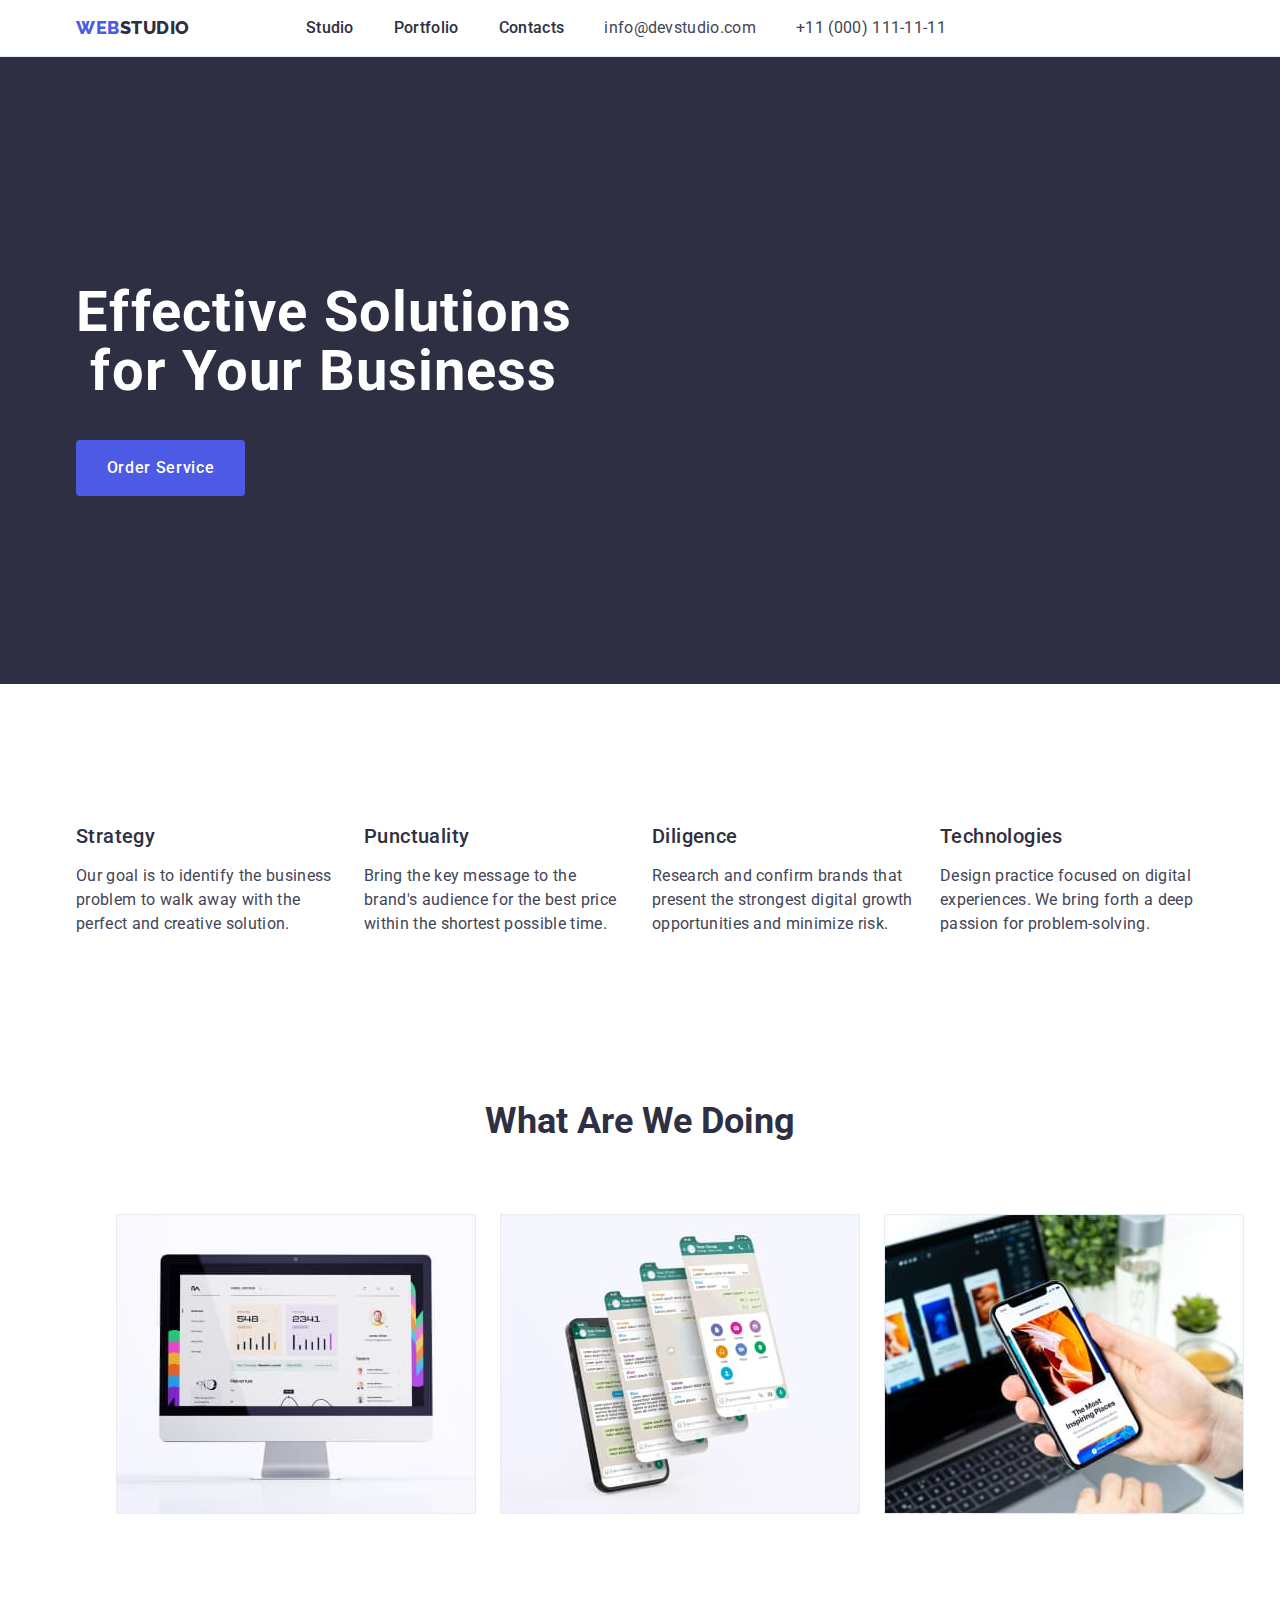
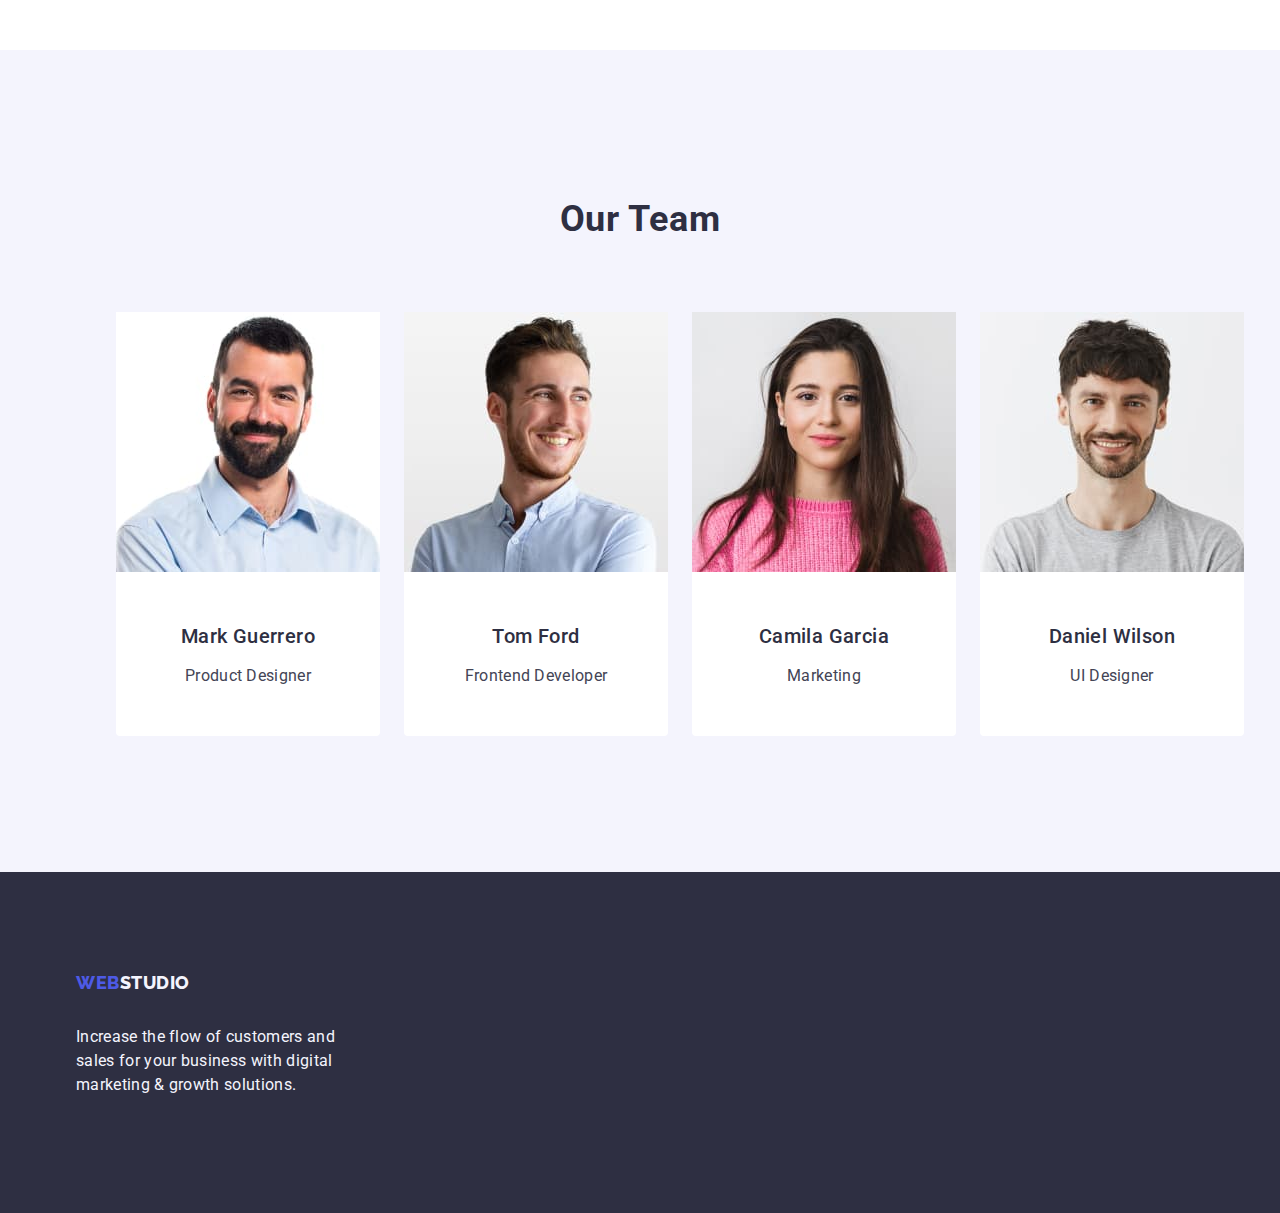
<file: index.html>
<!DOCTYPE html>
<html lang="en">
  <head>
    <meta charset="UTF-8" />
    <meta name="viewport" content="width=device-width, initial-scale=1.0" />
    <title>Document</title>
    <link
      rel="stylesheet"
      href="https://cdnjs.cloudflare.com/ajax/libs/modern-normalize/1.0.0/modern-normalize.min.css"
    />
    <link rel="stylesheet" href="./css/styles.css" />
    <link rel="preconnect" href="https://fonts.googleapis.com" />
    <link rel="preconnect" href="https://fonts.gstatic.com" crossorigin />
    <link
      href="https://fonts.googleapis.com/css2?family=Raleway:wght@300&family=Roboto:wght@300&display=swap"
      rel="stylesheet"
    />
  </head>
  <body>
    <header class="index-header">
      <div class="header-container container">
        <nav class="liststyle">
          <a href="./index.html" class="link-logo link">
            Web<span class="studio-logo">Studio</span>
          </a>
          <ul class="list">
            <li><a class="link-style link" href="./index.html">Studio</a></li>
            <li>
              <a class="link-style link" href="./portfolio.html">Portfolio</a>
            </li>
            <li><a class="link-style link" href="">Contacts</a></li>
          </ul>
        </nav>
        <address class="address-list">
          <ul class="list">
            <li>
              <a class="contact-color link" href="mailto:info@devstudio.com"
                >info@devstudio.com</a
              >
            </li>
            <li>
              <a class="contact-color link" href="tel:+110001111111"
                >+11 (000) 111-11-11</a
              >
            </li>
          </ul>
        </address>
      </div>
    </header>
    <main>
      <!--Section 1-->
      <section class="section-title">
        <div class="container">
          <h1 class="header-title">Effective Solutions for Your Business</h1>
          <button class="btn" type="button">Order Service</button>
        </div>
      </section>
      <!--Section 2-->
      <section class="section-two-title">
        <div class="container">
          <h2 class="visually-hidden">Hidden Title</h2>
          <ul class="list section-two-list">
            <li class="card-info">
              <h3 class="section-two-header">Strategy</h3>
              <p class="section-two-paragraph">
                Our goal is to identify the business problem to walk away with
                the perfect and creative solution.
              </p>
            </li>
            <li class="card-info">
              <h3 class="section-two-header">Punctuality</h3>
              <p class="section-two-paragraph">
                Bring the key message to the brand's audience for the best price
                within the shortest possible time.
              </p>
            </li>
            <li class="card-info">
              <h3 class="section-two-header">Diligence</h3>
              <p class="section-two-paragraph">
                Research and confirm brands that present the strongest digital
                growth opportunities and minimize risk.
              </p>
            </li>
            <li class="card-info">
              <h3 class="section-two-header">Technologies</h3>
              <p class="section-two-paragraph">
                Design practice focused on digital experiences. We bring forth a
                deep passion for problem-solving.
              </p>
            </li>
          </ul>
        </div>
      </section>
      <!--Section 3-->
      <section class="section-three-title">
        <div class="container">
          <h2 class="section-three-header">What are we doing</h2>
          <ul class="list list-third">
            <li class="sec-three-list">
              <img src="./images/img1.jpg" alt="Web Solutions" width="360" />
            </li>
            <li class="sec-three-list">
              <img src="./images/img2.jpg" alt="Web Solutions" width="360" />
            </li>
            <li class="sec-three-list">
              <img src="./images/img3.jpg" alt="Web Solutions" width="360" />
            </li>
          </ul>
        </div>
      </section>
      <!--Section 4-->
      <section class="section-four">
        <div class="container">
          <h2 class="section-four-header">Our Team</h2>
          <ul class="list list-four">
            <li class="section-four-list">
              <img src="./images/img4.jpg" alt="ee" width="264" />
              <div class="container-four">
                <h3 class="section-two-header header-section">Mark Guerrero</h3>
                <p class="section-two-paragraph section-four-paragraph">
                  Product Designer
                </p>
              </div>
            </li>
            <li class="section-four-list">
              <img src="./images/img5.jpg" alt="ww" width="264" />
              <div class="container-four">
                <h3 class="section-two-header header-section">Tom Ford</h3>
                <p class="section-two-paragraph section-four-paragraph">
                  Frontend Developer
                </p>
              </div>
            </li>
            <li class="section-four-list">
              <img src="./images/img6.jpg" alt="qq" width="264" />
              <div class="container-four">
                <h3 class="section-two-header header-section">Camila Garcia</h3>
                <p class="section-two-paragraph section-four-paragraph">
                  Marketing
                </p>
              </div>
            </li>
            <li class="section-four-list">
              <img src="./images/img7.jpg" alt="rr" width="264" />
              <div class="container-four">
                <h3 class="section-two-header header-section">Daniel Wilson</h3>
                <p class="section-two-paragraph section-four-paragraph">
                  UI Designer
                </p>
              </div>
            </li>
          </ul>
        </div>
      </section>
      <!-- </div> -->
    </main>
    <!-- footer -->
    <footer class="page-footer">
      <div class="container">
        <a href="./index.html" class="link-logo link footer-link"
          >Web<span class="studio-footer-logo">Studio</span></a
        >
        <p class="footer-paragraph">
          Increase the flow of customers and sales for your business with
          digital marketing & growth solutions.
        </p>
      </div>
    </footer>
  </body>
</html>
</file>
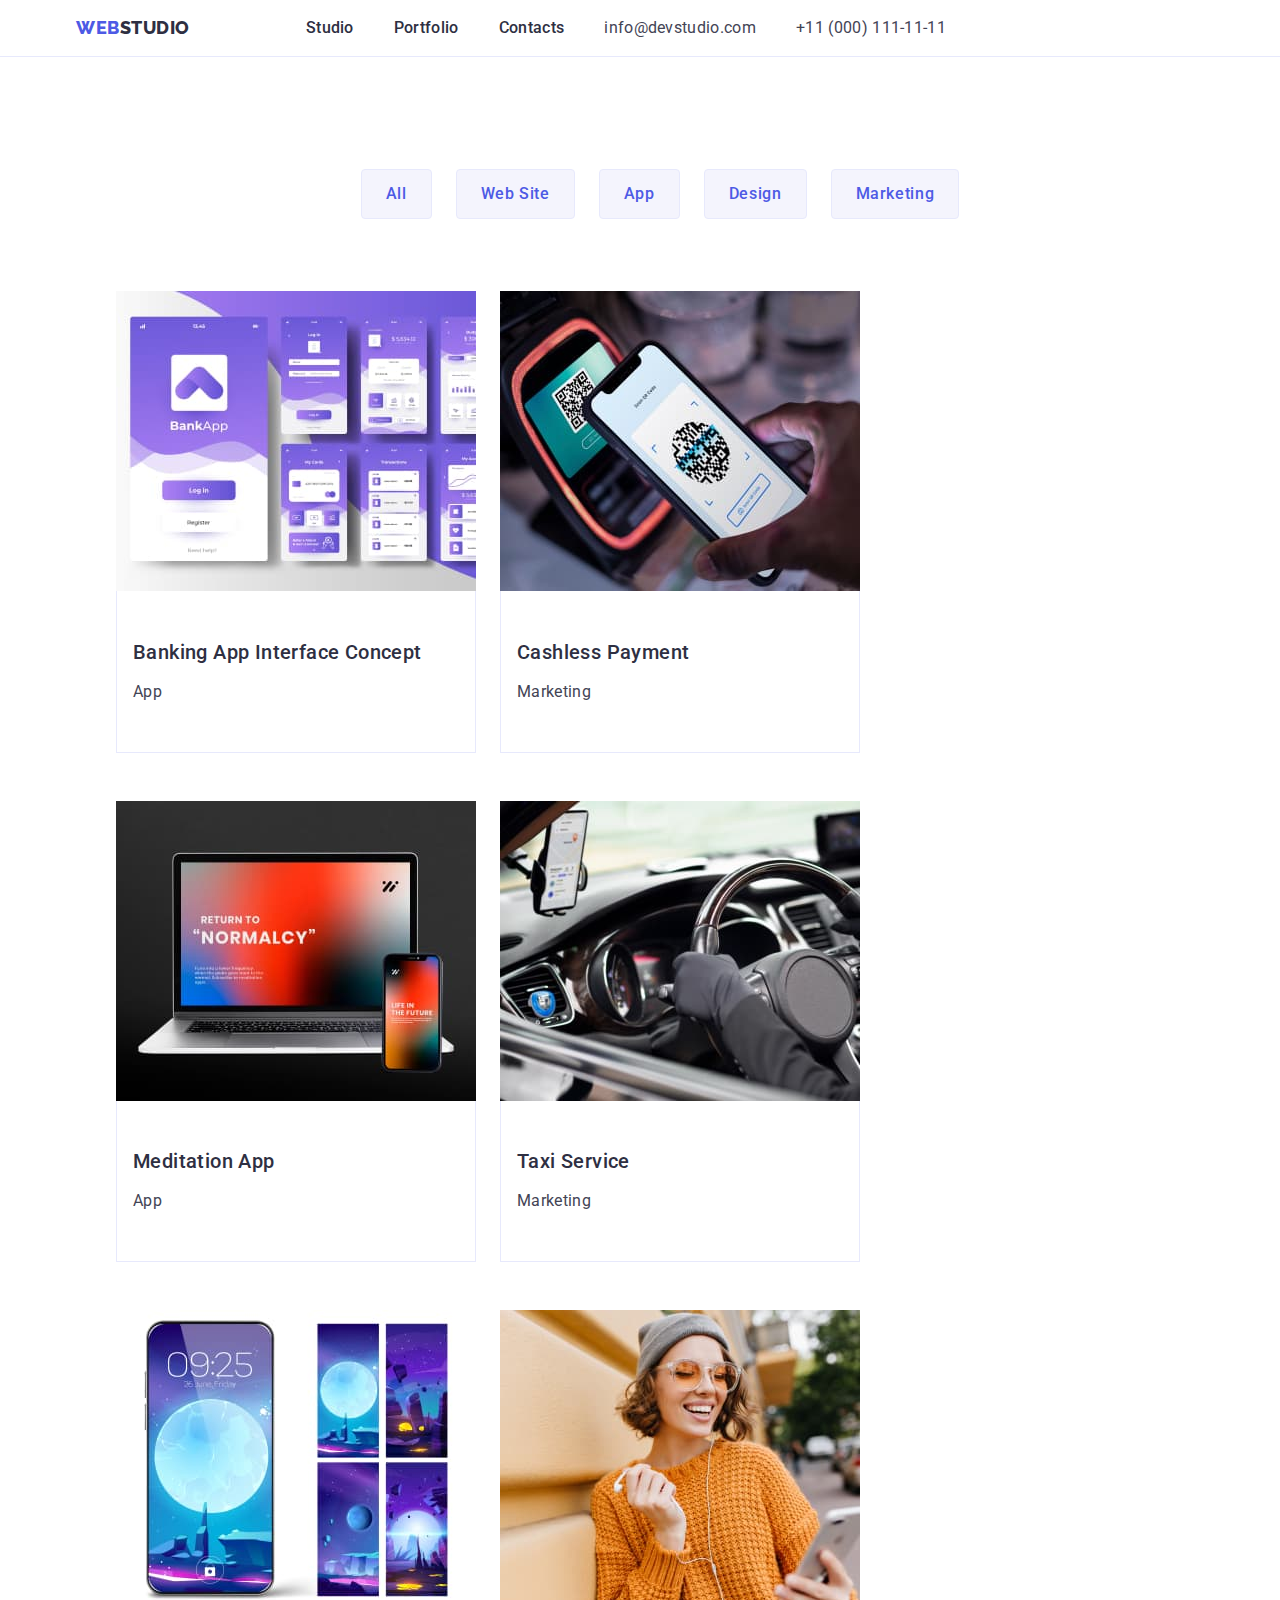
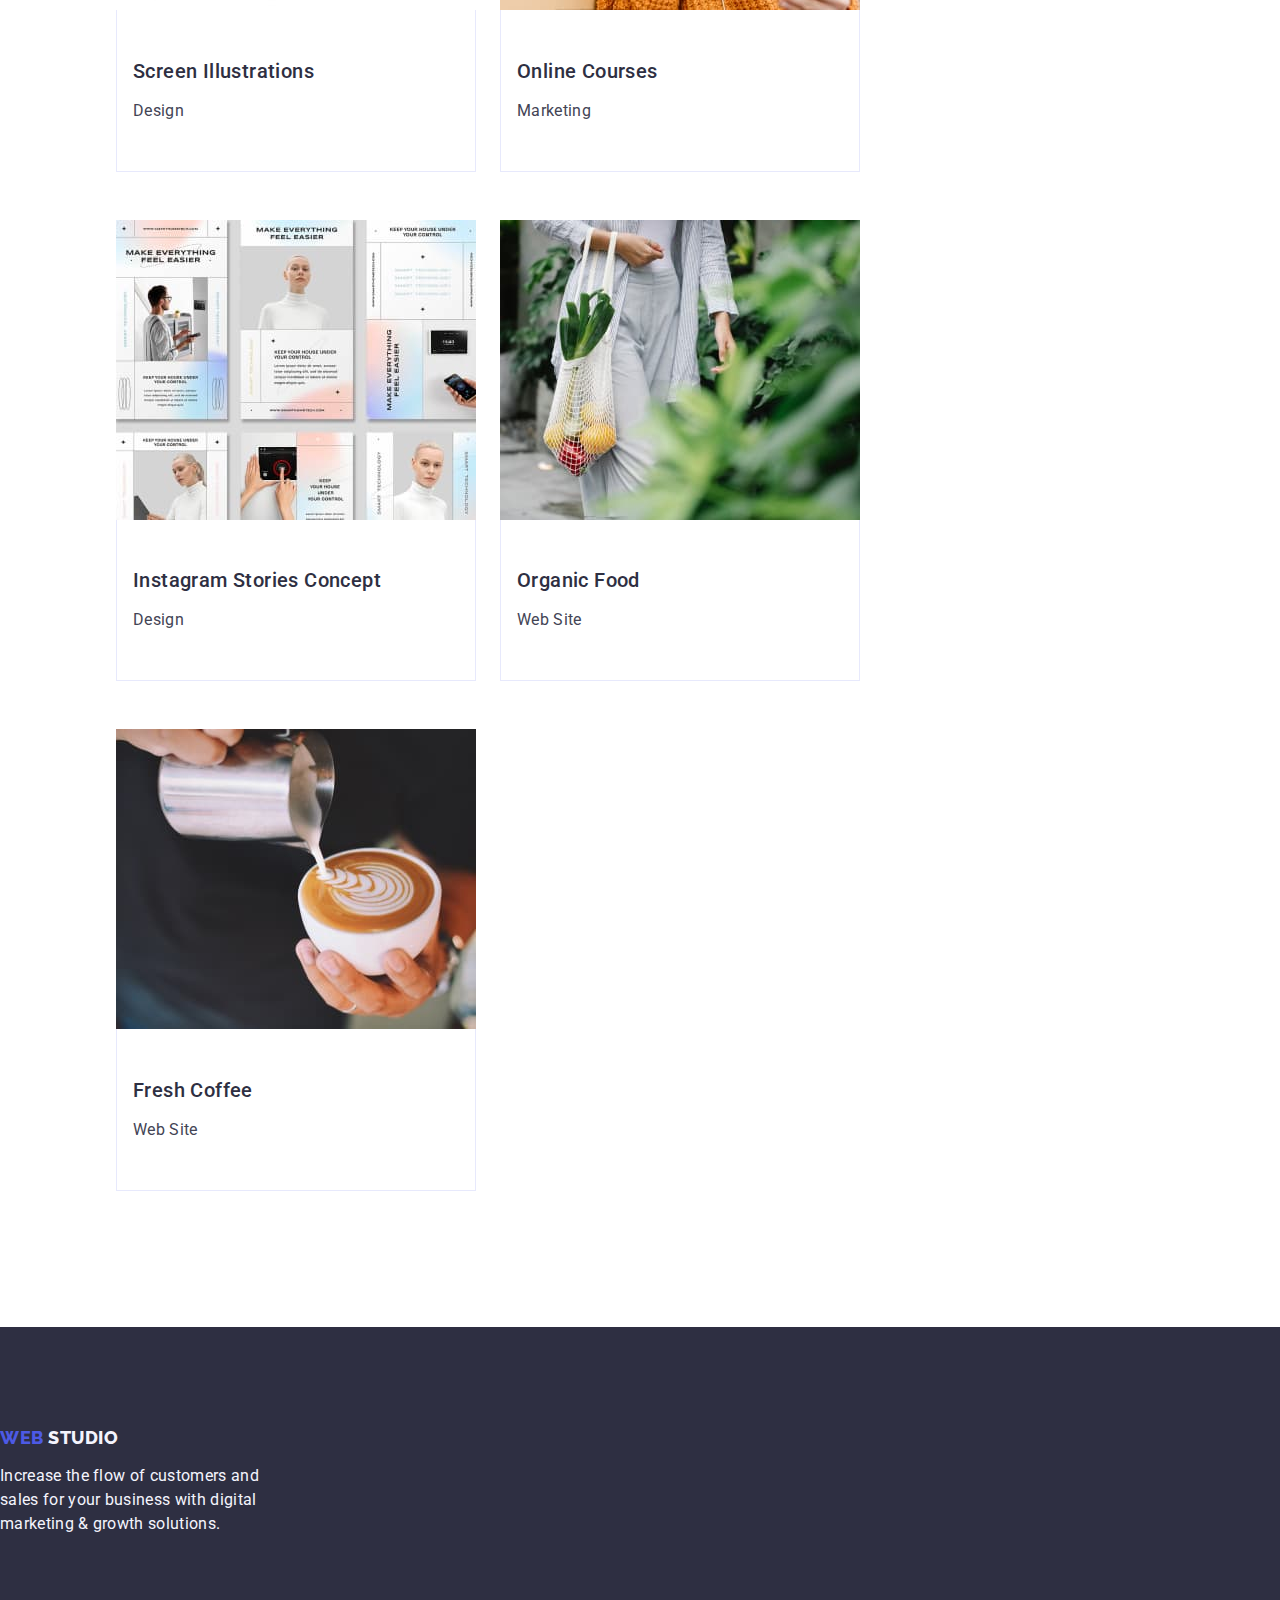
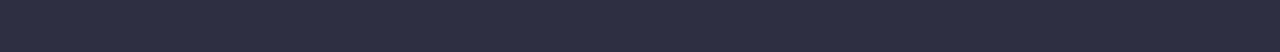
<file: portfolio.html>
<!DOCTYPE html>
<html lang="en">
  <head>
    <meta charset="UTF-8" />
    <meta name="viewport" content="width=device-width, initial-scale=1.0" />
    <title>Document</title>
    <link
      rel="stylesheet"
      href="https://cdnjs.cloudflare.com/ajax/libs/modern-normalize/1.0.0/modern-normalize.min.css"
    />
    <link rel="stylesheet" href="./css/styles.css" />
    <link rel="preconnect" href="https://fonts.googleapis.com" />
    <link rel="preconnect" href="https://fonts.gstatic.com" crossorigin />
    <link
      href="https://fonts.googleapis.com/css2?family=Raleway:wght@300&family=Roboto:wght@300&display=swap"
      rel="stylesheet"
    />
  </head>
  <body>
    <header class="portfolio-header">
      <div class="header-container container">
        <nav class="liststyle">
          <a href="./index.html" class="link-logo link">
            Web<span class="studio-logo">Studio</span>
          </a>
          <ul class="list">
            <li><a class="link-style link" href="./index.html">Studio</a></li>
            <li>
              <a class="link-style link" href="./portfolio.html">Portfolio</a>
            </li>
            <li><a class="link-style link" href="">Contacts</a></li>
          </ul>
        </nav>

        <address class="address-list">
          <ul class="list">
            <li>
              <a class="contact-color link" href="mailto:info@devstudio.com"
                >info@devstudio.com</a
              >
            </li>
            <li>
              <a class="contact-color link" href="tel:+110001111111"
                >+11 (000) 111-11-11</a
              >
            </li>
          </ul>
        </address>
      </div>
    </header>
    <main>
      <!-- section1 -->
      <section class="portfolio-section">
        <div class="container">
          <h1 class="visually-hidden">Hidden Title</h1>
          <ul class="list portfolio-list">
            <li>
              <button type="button" class="portfolio-btn">All</button>
            </li>
            <li>
              <button type="button" class="portfolio-btn">Web Site</button>
            </li>
            <li>
              <button type="button" class="portfolio-btn">App</button>
            </li>
            <li>
              <button type="button" class="portfolio-btn">Design</button>
            </li>
            <li>
              <button type="button" class="portfolio-btn">Marketing</button>
            </li>
          </ul>
          <ul class="list portfolio-second-list">
            <li class="portfolio-second-list">
              <a href="" class="link">
                <img
                  src="./images/portfolio-image1.jpg"
                  alt="portfolio image 1"
                  width="360"
                />
                <div class="portfolio-container">
                  <!-- reused section 2 header from the index.html -->
                  <h2 class="section-two-header">
                    Banking App Interface Concept
                  </h2>
                  <p class="portfolio-paragraph">App</p>
                </div>
              </a>
            </li>
            <li class="portfolio-second-list">
              <a href="" class="link">
                <img
                  src="./images/portfolio-image2.jpg"
                  alt="portfolio image 2"
                  width="360"
                />
                <div class="portfolio-container">
                  <!-- reused section 2 header from the index.html -->
                  <h2 class="section-two-header">Cashless Payment</h2>
                  <p class="portfolio-paragraph">Marketing</p>
                </div>
              </a>
            </li>
            <li class="portfolio-second-list">
              <a href="" class="link">
                <img
                  src="./images/portfolio-image3.jpg"
                  alt="portfolio image 3"
                  width="360"
                />
                <div class="portfolio-container">
                  <!-- reused section 2 header from the index.html -->
                  <h2 class="section-two-header">Meditation App</h2>
                  <p class="portfolio-paragraph">App</p>
                </div>
              </a>
            </li>
            <li class="portfolio-second-list">
              <a href="" class="link">
                <img
                  src="./images/portfolio-image4.jpg"
                  alt="portfolio image 4"
                  width="360"
                />
                <div class="portfolio-container">
                  <!-- reused section 2 header from the index.html -->
                  <h2 class="section-two-header">Taxi Service</h2>
                  <p class="portfolio-paragraph">Marketing</p>
                </div>
              </a>
            </li>
            <li class="portfolio-second-list">
              <a href="" class="link">
                <img
                  src="./images/portfolio-image5.jpg"
                  alt="portfolio image 5"
                  width="360"
                />
                <div class="portfolio-container">
                  <!-- reused section 2 header from the index.html -->
                  <h2 class="section-two-header">Screen Illustrations</h2>
                  <p class="portfolio-paragraph">Design</p>
                </div>
              </a>
            </li>
            <li class="portfolio-second-list">
              <a href="" class="link">
                <img
                  src="./images/portfolio-image6.jpg"
                  alt="portfolio image 6"
                  width="360"
                />
                <div class="portfolio-container">
                  <!-- reused section 2 header from the index.html -->
                  <h2 class="section-two-header">Online Courses</h2>
                  <p class="portfolio-paragraph">Marketing</p>
                </div>
              </a>
            </li>
            <li class="portfolio-second-list">
              <a href="" class="link">
                <img
                  src="./images/portfolio-image7.jpg"
                  alt="portfolio image 7"
                  width="360"
                />
                <div class="portfolio-container">
                  <!-- reused section 2 header from the index.html -->
                  <h2 class="section-two-header">Instagram Stories Concept</h2>
                  <p class="portfolio-paragraph">Design</p>
                </div>
              </a>
            </li>
            <li class="portfolio-second-list">
              <a href="" class="link">
                <img
                  src="./images/portfolio-image8.jpg"
                  alt="portfolio image 8"
                  width="360"
                />
                <div class="portfolio-container">
                  <!-- reused section 2 header from the index.html -->
                  <h2 class="section-two-header">Organic Food</h2>
                  <p class="portfolio-paragraph">Web Site</p>
                </div>
              </a>
            </li>
            <li class="portfolio-second-list">
              <a href="" class="link">
                <img
                  src="./images/portfolio-image9.jpg"
                  alt="portfolio image 9"
                  width="360"
                />
                <div class="portfolio-container">
                  <!-- reused section 2 header from the index.html -->
                  <h2 class="section-two-header">Fresh Coffee</h2>
                  <p class="portfolio-paragraph">Web Site</p>
                </div>
              </a>
            </li>
          </ul>
        </div>
      </section>
    </main>
    <!-- footer -->
    <footer class="page-footer">
      <a href="./index.html" class="link-logo link">
        Web
        <span class="studio-footer-logo">Studio </span>
      </a>
      <p class="footer-paragraph">
        Increase the flow of customers and sales for your business with digital
        marketing & growth solutions.
      </p>
    </footer>
  </body>
</html>
</file>
<file: css/styles.css>
* {
  box-sizing: border-box;
}

:root {
  --main-bg-color: #ffffff;
  --text-color: #404bbf;
}

/* start of header classes */
body {
  font-family: 'Roboto', sans-serif;
  color: #434455;
  background-color: #ffffff;
}

.link-logo {
  font-family: 'Raleway', sans-serif;
  font-weight: 800;
  font-size: 18px;
  line-height: 1.17;
  letter-spacing: 0.03em;
  text-transform: uppercase;
  color: #4d5ae5;
}

.link {
  text-decoration: none;
}

.studio-logo {
  color: #2e2f42;
}

.list {
  list-style: none;
}

.link-style {
  font-weight: 500;
  line-height: 1.5;
  letter-spacing: 0.02em;
  color: #2e2f42;
}

.link-style:hover {
  color: #404bbf;
}

.link-style:focus {
  color: #404bbf;
}

.address-list {
  font-style: normal;
}

.contact-color {
  line-height: 1.5;
  letter-spacing: 0.02em;
  color: #434455;
}

.contact-color:hover {
  color: #404bbf;
}

.contact-color:focus {
  color: #404bbf;
}

/*  end of header classes  */

/* start of section 1 classes */

.section-title {
  background-color: #2e2f42;
}

.header-title {
  font-size: 56px;
  line-height: 1.07;
  text-align: center;
  letter-spacing: 0.02em;
  color: #ffffff;
}

.btn {
  background-color: #4d5ae5;
  font-family: 'Roboto', sans-serif;
  font-weight: 500;
  font-size: 16px;
  line-height: 1.5;
  letter-spacing: 0.04em;
  color: #ffffff;
}

.btn:hover {
  background-color: #404bbf;
}

.btn:focus {
  background-color: #404bbf;
}

.btn {
  cursor: pointer;
}
/* end of section 1 classes */

/* start of section 2 classes */

.section-two-header {
  font-weight: 500;
  font-size: 20px;
  line-height: 1.2;
  letter-spacing: 0.02em;
  color: #2e2f42;
}

.section-two-paragraph {
  line-height: 1.5;
  letter-spacing: 0.02em;
  color: #434455;
}
/* end of section 2 classes */

/* start of section 3 classes */

.section-three-header {
  font-size: 36px;
  line-height: 1.11;
  text-align: center;
  text-transform: capitalize;
  color: #2e2f42;
}

/* end of section 3 classes */

/* start of section 4 classes */

.section-four {
  background-color: #f4f4fd;
}

.section-four-header {
  font-size: 36px;
  line-height: 1.11;
  text-align: center;
  letter-spacing: 0.02em;
  text-transform: capitalize;
  color: #2e2f42;
}

.section-four-list {
  background-color: #ffffff;
}
/* end of section 4 classes */

/* start of footer */

.page-footer {
  background-color: #2e2f42;
}

.studio-footer-logo {
  color: #f4f4fd;
}

.footer-paragraph {
  line-height: 1.5;
  color: #f4f4fd;
  letter-spacing: 0.02em;
}

/* end of footer classes */

/* start of portfolio classes */

.portfolio-btn {
  font-family: 'Roboto', sans-serif;
  font-weight: 500;
  font-size: 16px;
  line-height: 1.5;
  letter-spacing: 0.04em;
  color: #4d5ae5;
  background-color: #f4f4fd;
}

.portfolio-btn:hover {
  color: #ffffff;
  background-color: #404bbf;
}

.portfolio-btn:focus {
  color: #ffffff;
  background-color: #404bbf;
}

.portfolio-btn {
  cursor: pointer;
}

.section-two-header {
  font-weight: 500;
  font-size: 20px;
  line-height: 1.2;
  letter-spacing: 0.02em;
  color: #2e2f42;
}

.portfolio-paragraph {
  font-size: 16px;
  line-height: 1.5;
  letter-spacing: 0.02em;
  color: #434455;
}

/* end of portfolio classes */

/* start of homework 3 positioning */

img {
  display: block;
}

/* start of header positioning */

.index-header {
  border-bottom: 1px solid #e7e9fc;
}

.header-container {
  display: flex;
}

.container {
  width: 1158px;
  margin: 0 auto;
  padding: 0 15px 0 15px;
}

.liststyle {
  display: flex;
  align-items: center;
}

.link-logo {
  margin-right: 76px;
}

.list {
  display: flex;
  gap: 40px;
}

.link-style {
  padding: 24px 0 24px;
  gap: 40px;
}
/* end of header positioning */

/* start of section 1 positioning */

.section-title {
  padding: 188px 0 188px;
}

.header-title {
  max-width: 496px;
}

.btn {
  display: block;
  min-width: 169px;
  height: 56px;
  border: none;
  border-radius: 4px;
}

/* end of section 1 positioning */

/* start of section 2 positioning */

.section-two-title {
  padding: 120px 0 120px;
}

.visually-hidden {
  position: absolute;
  width: 1px;
  height: 1px;
  margin: -1px;
  border: 0;
  padding: 0;

  white-space: nowrap;
  clip-path: inset(100%);
  clip: rect(0 0 0 0);
  overflow: hidden;
}

.section-two-list {
  gap: 24px;
  display: flex;
  margin: 0;
  padding: 0;
}

/* {.section-two-list .card-info:first-child {
  width: calc((100% - 72px) / 4);
} */

/* .section-two-list li:last-child {
  margin-right: 0;
} */

.card-info {
  flex: 0 0 calc((100% - 3 * 24px) / 4);
}

/* .card-info:last-child {
  margin-right: 0;
} */

/* .card-info :last-child {
  margin: 0;
}

.card-info {
  margin-bottom: 8px;
} */

.section-two-header {
  margin-bottom: 8px;
}

/* end for section 2 positioning */

/* start of section 3 positioning */

.section-three-title {
  padding-bottom: 120px;
}

.section-three-header {
  margin-bottom: 72px;
}

.list-third {
  display: flex;
  gap: 24px;
}

/* end of section 3 positioning */

/* start of section 4 positioning */

.section-four {
  padding: 120px 0 120px;
}

.section-four-header {
  margin-bottom: 72px;
}

.list-four {
  gap: 24px;
}

.section-four-list {
  border-radius: 0px 0px 4px 4px;
}

.container-four {
  padding: 32px 0 32px;
}

.header-section {
  text-align: center;
}

.section-four-paragraph {
  text-align: center;
}

/* end of section 4 positioning */

/* start of footer positioning */

.page-footer {
  padding: 100px 0 100px;
}

.footer-link {
  display: inline-block;
  margin-bottom: 16px;
}

.footer-paragraph {
  max-width: 264px;
}

/* end of footer positioning */

/* start of porfolio header positioning */

.portfolio-header {
  border-bottom: 1px solid #e7e9fc;
}

.header-container {
  display: flex;
}

/* end of portfolio herader positioning */

/* start of portfolio main page  positioning*/

.portfolio-section {
  padding: 96px 0 120px 0;
}

.portfolio-list {
  justify-content: center;
  gap: 24px;
  margin-bottom: 72px;
}

.portfolio-btn {
  padding: 12px 24px 12px;
  border: 1px solid #e7e9fc;
  border-radius: 4px;
}

.portfolio-btn:hover {
  border: 1px solid transparent;
}

.portfolio-btn:focus {
  border: 1px solid transparent;
}

.portfolio-second-list {
  flex-wrap: wrap;
  column-gap: 24px;
  row-gap: 48px;
}

.portfolio-container {
  padding: 32px 16px;
  border: 1px solid #e7e9fc;
  border-top: none;
}
</file>
